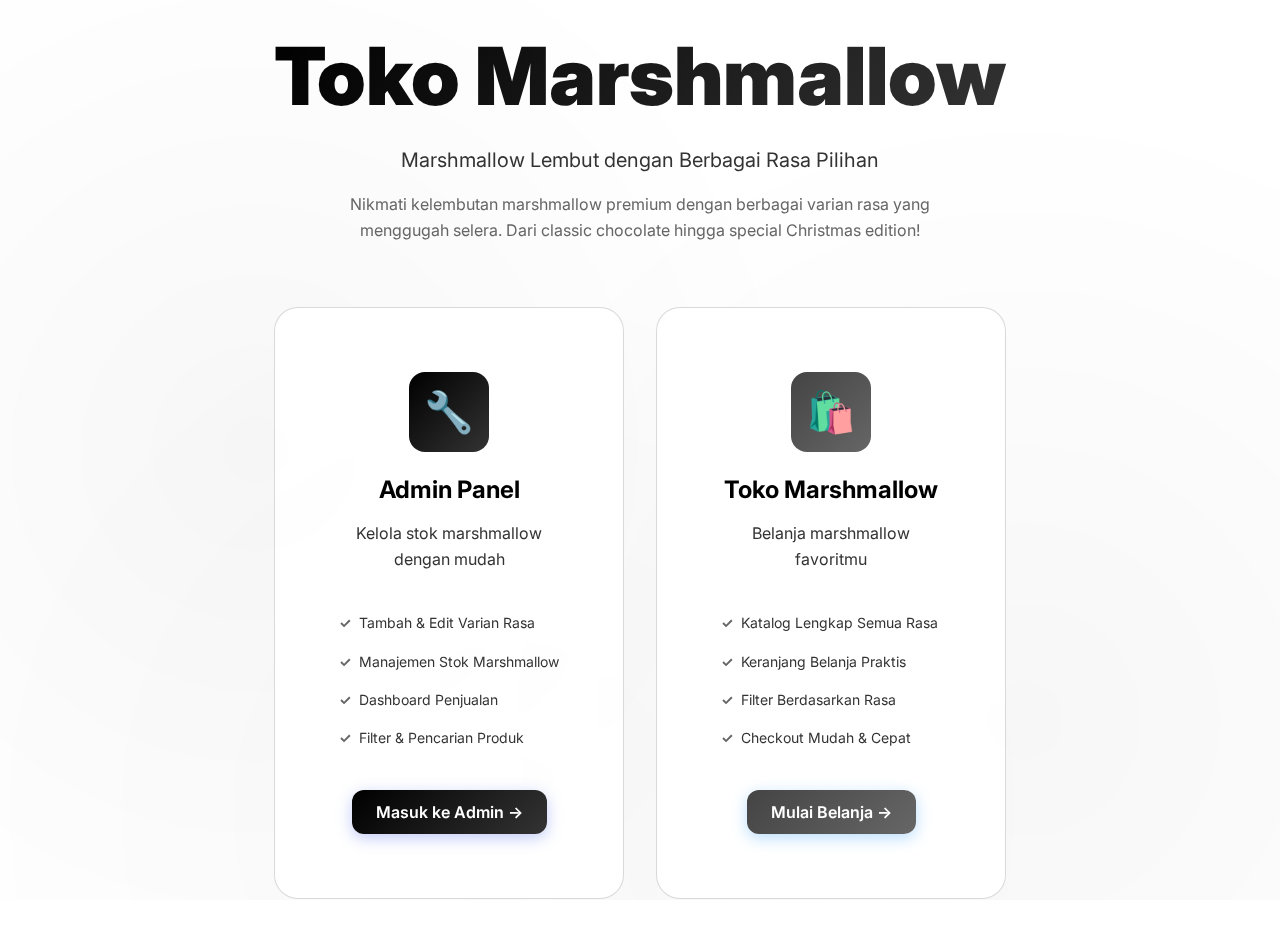
<file: index.html>
<!DOCTYPE html>
<html lang="id">

<head>
  <meta charset="UTF-8">
  <meta name="viewport" content="width=device-width, initial-scale=1.0">
  <meta name="description" content="Toko Marshmallow Online - Aneka rasa marshmallow lembut dan lezat">
  <title>Toko Marshmallow - Marshmallow Lembut & Lezat</title>
  <link rel="stylesheet" href="../css/main.css">
  <style>
    .landing-page {
      min-height: 100vh;
      display: flex;
      align-items: center;
      justify-content: center;
      padding: var(--spacing-lg);
    }

    .landing-content {
      text-align: center;
      max-width: 1000px;
    }

    .landing-hero {
      margin-bottom: var(--spacing-2xl);
    }

    .landing-title {
      font-size: clamp(2.5rem, 8vw, 5rem);
      font-weight: 900;
      background: var(--primary-gradient);
      -webkit-background-clip: text;
      -webkit-text-fill-color: transparent;
      background-clip: text;
      margin-bottom: var(--spacing-md);
      line-height: 1.1;
    }

    .landing-subtitle {
      font-size: var(--font-size-xl);
      color: var(--text-secondary);
      margin-bottom: var(--spacing-sm);
    }

    .landing-description {
      font-size: var(--font-size-base);
      color: var(--text-tertiary);
      max-width: 600px;
      margin: 0 auto var(--spacing-xl);
    }

    .portal-cards {
      display: grid;
      grid-template-columns: repeat(auto-fit, minmax(300px, 1fr));
      gap: var(--spacing-lg);
      margin-top: var(--spacing-2xl);
    }

    .portal-card {
      background: var(--glass-bg);
      backdrop-filter: blur(10px);
      border: 1px solid var(--glass-border);
      border-radius: var(--radius-xl);
      padding: var(--spacing-2xl);
      text-align: center;
      transition: all var(--transition-base);
      position: relative;
      overflow: hidden;
      text-decoration: none;
      color: inherit;
      display: block;
    }

    .portal-card::before {
      content: '';
      position: absolute;
      top: 0;
      left: 0;
      width: 100%;
      height: 4px;
      background: var(--primary-gradient);
      transform: scaleX(0);
      transition: transform var(--transition-base);
    }

    .portal-card:nth-child(2)::before {
      background: var(--success-gradient);
    }

    .portal-card:hover::before {
      transform: scaleX(1);
    }

    .portal-card:hover {
      transform: translateY(-12px);
      box-shadow: var(--shadow-xl);
      background: rgba(255, 255, 255, 0.12);
      border-color: var(--primary-color);
    }

    .portal-icon {
      width: 80px;
      height: 80px;
      margin: 0 auto var(--spacing-md);
      background: var(--primary-gradient);
      border-radius: var(--radius-lg);
      display: flex;
      align-items: center;
      justify-content: center;
      font-size: 2.5rem;
      animation: float 3s ease-in-out infinite;
    }

    .portal-card:nth-child(2) .portal-icon {
      background: var(--success-gradient);
      animation-delay: 0.5s;
    }

    @keyframes float {

      0%,
      100% {
        transform: translateY(0);
      }

      50% {
        transform: translateY(-10px);
      }
    }

    .portal-title {
      font-size: var(--font-size-2xl);
      font-weight: 700;
      margin-bottom: var(--spacing-sm);
    }

    .portal-desc {
      color: var(--text-secondary);
      margin-bottom: var(--spacing-lg);
    }

    .portal-features {
      list-style: none;
      text-align: left;
      margin-bottom: var(--spacing-lg);
    }

    .portal-features li {
      padding: var(--spacing-xs) 0;
      color: var(--text-secondary);
      font-size: var(--font-size-sm);
    }

    .portal-features li::before {
      content: '✓';
      color: var(--success-color);
      font-weight: 700;
      margin-right: var(--spacing-xs);
    }

    .feature-highlights {
      display: grid;
      grid-template-columns: repeat(auto-fit, minmax(200px, 1fr));
      gap: var(--spacing-md);
      margin-top: var(--spacing-2xl);
      padding-top: var(--spacing-2xl);
      border-top: 1px solid var(--glass-border);
    }

    .feature-item {
      text-align: center;
      padding: var(--spacing-md);
    }

    .feature-icon {
      font-size: 2rem;
      margin-bottom: var(--spacing-sm);
    }

    .feature-text {
      font-size: var(--font-size-sm);
      color: var(--text-secondary);
    }
  </style>
</head>

<body>
  <div class="landing-page">
    <div class="landing-content">
      <div class="landing-hero fade-in">
        <h1 class="landing-title">Toko Marshmallow</h1>
        <p class="landing-subtitle">Marshmallow Lembut dengan Berbagai Rasa Pilihan</p>
        <p class="landing-description">
          Nikmati kelembutan marshmallow premium dengan berbagai varian rasa yang menggugah selera.
          Dari classic chocolate hingga special Christmas edition!
        </p>
      </div>
      
      <div class="portal-cards">
        <a href="admin.html" class="portal-card fade-in">
          <div class="portal-icon">🔧</div>
          <h2 class="portal-title">Admin Panel</h2>
          <p class="portal-desc">Kelola stok marshmallow dengan mudah</p>
          <ul class="portal-features">
            <li>Tambah & Edit Varian Rasa</li>
            <li>Manajemen Stok Marshmallow</li>
            <li>Dashboard Penjualan</li>
            <li>Filter & Pencarian Produk</li>
          </ul>
          <button class="btn btn-primary">
            Masuk ke Admin →
          </button>
        </a>

        <a href="user.html" class="portal-card fade-in" style="animation-delay: 0.1s;">
          <div class="portal-icon">🛍️</div>
          <h2 class="portal-title">Toko Marshmallow</h2>
          <p class="portal-desc">Belanja marshmallow favoritmu</p>
          <ul class="portal-features">
            <li>Katalog Lengkap Semua Rasa</li>
            <li>Keranjang Belanja Praktis</li>
            <li>Filter Berdasarkan Rasa</li>
            <li>Checkout Mudah & Cepat</li>
          </ul>
          <button class="btn btn-success">
            Mulai Belanja →
          </button>
        </a>
      </div>
    </div>
  </div>
</body>

</html>
</file>
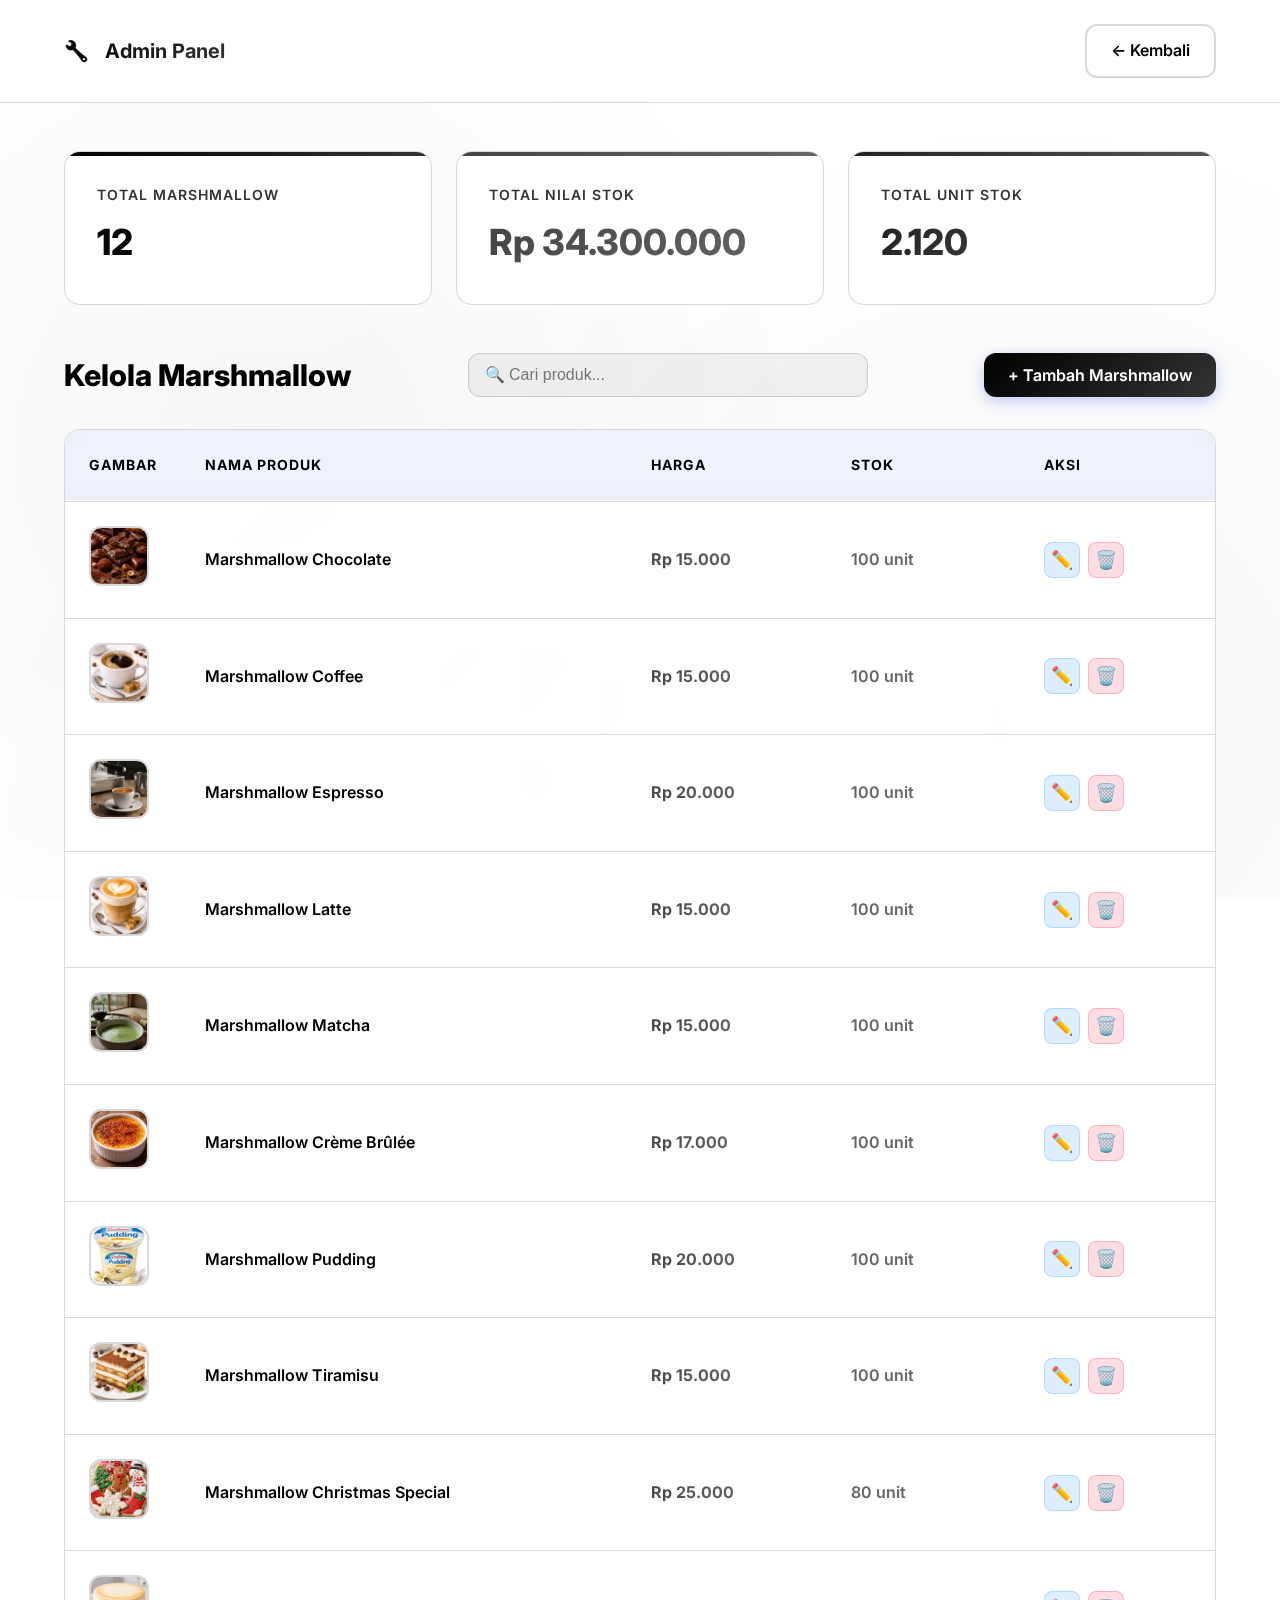
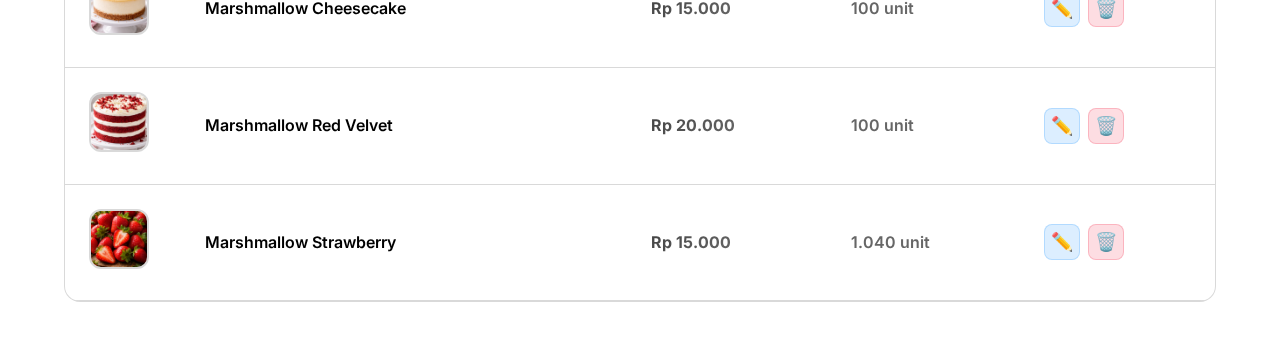
<file: admin.html>
<!DOCTYPE html>
<html lang="id">

<head>
    <meta charset="UTF-8">
    <meta name="viewport" content="width=device-width, initial-scale=1.0">
    <meta name="description" content="Admin Panel - Kelola stok marshmallow dengan mudah">
    <title>Admin Panel - Toko Marshmallow</title>
    <link rel="stylesheet" href="../css/main.css">
    <link rel="stylesheet" href="../css/admin.css">
</head>

<body>
    <!-- Header -->
    <header class="admin-header">
        <div class="container">
            <div class="admin-logo">
                <span>🔧</span>
                <span>Admin Panel</span>
            </div>
            <a href="index.html" class="btn btn-ghost">← Kembali</a>
        </div>
    </header>

    <main class="container">
        <!-- Dashboard Stats -->
        <div class="dashboard-stats fade-in">
            <div class="stat-card">
                <div class="stat-label">Total Marshmallow</div>
                <div class="stat-value" id="totalProducts">0</div>
            </div>
            <div class="stat-card">
                <div class="stat-label">Total Nilai Stok</div>
                <div class="stat-value" id="totalValue">Rp 0</div>
            </div>
            <div class="stat-card">
                <div class="stat-label">Total Unit Stok</div>
                <div class="stat-value" id="totalStock">0</div>
            </div>
        </div>

        <!-- Products Section -->
        <section class="products-section">
            <div class="section-header">
                <h2 class="section-title">Kelola Marshmallow</h2>
                <div class="search-bar">
                    <input type="text" id="searchInput" class="search-input" placeholder="🔍 Cari produk...">
                </div>
                <button class="btn btn-primary" id="addProductBtn">
                    + Tambah Marshmallow
                </button>
            </div>

            <div class="table-container fade-in">
                <table class="products-table" id="productsTable">
                    <thead>
                        <tr>
                            <th>Gambar</th>
                            <th>Nama Produk</th>
                            <th>Harga</th>
                            <th>Stok</th>
                            <th>Aksi</th>
                        </tr>
                    </thead>
                    <tbody id="productsTableBody">
                        <!-- Products will be inserted here -->
                    </tbody>
                </table>
            </div>
        </section>
    </main>

    <!-- Product Modal -->
    <div class="modal-overlay" id="productModal">
        <div class="modal">
            <div class="modal-header">
                <h3 class="modal-title" id="modalTitle">Tambah Produk</h3>
                <button class="modal-close" id="closeModal">&times;</button>
            </div>
            <div class="modal-body">
                <form id="productForm">
                    <input type="hidden" id="productId">

                    <div class="form-group">
                        <label class="form-label" for="productName">Nama Marshmallow *</label>
                        <input type="text" id="productName" class="form-input"
                            placeholder="Contoh: Marshmallow Chocolate" required>
                    </div>

                    <div class="form-group">
                        <label class="form-label" for="productPrice">Harga (Rp) *</label>
                        <input type="number" id="productPrice" class="form-input" placeholder="50000" min="0" required>
                    </div>

                    <div class="form-group">
                        <label class="form-label" for="productStock">Stok *</label>
                        <input type="number" id="productStock" class="form-input" placeholder="100" min="0" required>
                    </div>

                    <div class="form-group">
                        <label class="form-label" for="productDescription">Deskripsi *</label>
                        <textarea id="productDescription" class="form-textarea"
                            placeholder="Deskripsi marshmallow yang menarik..." required></textarea>
                    </div>

                    <div class="form-group">
                        <label class="form-label" for="productImage">URL Gambar</label>
                        <input type="url" id="productImage" class="form-input"
                            placeholder="https://example.com/image.jpg">
                        <small style="color: var(--text-tertiary); font-size: var(--font-size-xs);">
                            Kosongkan untuk menggunakan gambar default
                        </small>
                    </div>
                </form>
            </div>
            <div class="modal-footer">
                <button type="button" class="btn btn-ghost" id="cancelBtn">Batal</button>
                <button type="submit" form="productForm" class="btn btn-primary" id="saveBtn">
                    Simpan
                </button>
            </div>
        </div>
    </div>

    <!-- Delete Confirmation Modal -->
    <div class="modal-overlay" id="deleteModal">
        <div class="modal" style="max-width: 400px;">
            <div class="modal-header">
                <h3 class="modal-title">Konfirmasi Hapus</h3>
                <button class="modal-close" id="closeDeleteModal">&times;</button>
            </div>
            <div class="modal-body">
                <p>Apakah Anda yakin ingin menghapus produk <strong id="deleteProductName"></strong>?</p>
                <p style="color: var(--accent-color); font-size: var(--font-size-sm);">
                    ⚠️ Tindakan ini tidak dapat dibatalkan.
                </p>
            </div>
            <div class="modal-footer">
                <button class="btn btn-ghost" id="cancelDeleteBtn">Batal</button>
                <button class="btn btn-danger" id="confirmDeleteBtn">Hapus</button>
            </div>
        </div>
    </div>
    <script src="../js/data.js"></script>
    <script src="../js/admin.js"></script>
</body>

</html>
</file>
<file: css/main.css>
/* ===================================
  UMKM Sales App - Main Design System
   =================================== */

@import url('https://fonts.googleapis.com/css2?family=Inter:wght@300;400;500;600;700;800&display=swap');

/* ===================================
  CSS Custom Properties
   =================================== */

:root {
  /* Color Palette - Black & White Theme */
  --primary-gradient: linear-gradient(135deg, #000000 0%, #333333 100%);
  --secondary-gradient: linear-gradient(135deg, #666666 0%, #999999 100%);
  --success-gradient: linear-gradient(135deg, #444444 0%, #666666 100%);
  --accent-gradient: linear-gradient(135deg, #222222 0%, #555555 100%);

  --primary-color: #000000;
  --primary-dark: #000000;
  --secondary-color: #333333;
  --accent-color: #555555;
  --success-color: #666666;

  /* Neutral Colors - Black & White */
  --bg-primary: #FFFFFF;
  --bg-secondary: #F5F5F5;
  --bg-tertiary: #E0E0E0;
  --surface: rgba(0, 0, 0, 0.05);
  --surface-hover: rgba(0, 0, 0, 0.1);

  /* Text Colors */
  --text-primary: #000000;
  --text-secondary: #333333;
  --text-tertiary: #666666;

  /* Glassmorphism */
  --glass-bg: rgba(255, 255, 255, 0.9);
  --glass-border: rgba(0, 0, 0, 0.15);
  --glass-shadow: 0 8px 32px 0 rgba(0, 0, 0, 0.1);

  /* Shadows */
  --shadow-sm: 0 2px 8px rgba(0, 0, 0, 0.08);
  --shadow-md: 0 4px 16px rgba(0, 0, 0, 0.12);
  --shadow-lg: 0 8px 32px rgba(0, 0, 0, 0.15);
  --shadow-xl: 0 16px 48px rgba(0, 0, 0, 0.2);

  /* Spacing */
  --spacing-xs: 0.5rem;
  --spacing-sm: 1rem;
  --spacing-md: 1.5rem;
  --spacing-lg: 2rem;
  --spacing-xl: 3rem;
  --spacing-2xl: 4rem;

  /* Border Radius */
  --radius-sm: 8px;
  --radius-md: 12px;
  --radius-lg: 16px;
  --radius-xl: 24px;
  --radius-full: 9999px;

  /* Transitions */
  --transition-fast: 150ms cubic-bezier(0.4, 0, 0.2, 1);
  --transition-base: 250ms cubic-bezier(0.4, 0, 0.2, 1);
  --transition-slow: 350ms cubic-bezier(0.4, 0, 0.2, 1);

  /* Typography */
  --font-family: 'Inter', -apple-system, BlinkMacSystemFont, 'Segoe UI', sans-serif;
  --font-size-xs: 0.75rem;
  --font-size-sm: 0.875rem;
  --font-size-base: 1rem;
  --font-size-lg: 1.125rem;
  --font-size-xl: 1.25rem;
  --font-size-2xl: 1.5rem;
  --font-size-3xl: 1.875rem;
  --font-size-4xl: 2.25rem;
  --font-size-5xl: 3rem;
}

/* ===================================
   Reset & Base Styles
   =================================== */

* {
  margin: 0;
  padding: 0;
  box-sizing: border-box;
}

html {
  font-size: 16px;
  scroll-behavior: smooth;
}

body {
  font-family: var(--font-family);
  background: var(--bg-primary);
  color: var(--text-primary);
  line-height: 1.6;
  overflow-x: hidden;
  min-height: 100vh;
  position: relative;
}

/* Animated Background */
body::before {
  content: '';
  position: fixed;
  top: 0;
  left: 0;
  width: 100%;
  height: 100%;
  background:
    radial-gradient(circle at 20% 50%, rgba(0, 0, 0, 0.03) 0%, transparent 50%),
    radial-gradient(circle at 80% 80%, rgba(0, 0, 0, 0.03) 0%, transparent 50%),
    radial-gradient(circle at 40% 90%, rgba(0, 0, 0, 0.02) 0%, transparent 50%);
  z-index: -1;
  animation: bgPulse 20s ease-in-out infinite;
}

@keyframes bgPulse {

  0%,
  100% {
    opacity: 1;
  }

  50% {
    opacity: 0.8;
  }
}

/* ===================================
   Typography
   =================================== */

h1,
h2,
h3,
h4,
h5,
h6 {
  font-weight: 700;
  line-height: 1.2;
  margin-bottom: var(--spacing-sm);
}

h1 {
  font-size: var(--font-size-5xl);
}

h2 {
  font-size: var(--font-size-4xl);
}

h3 {
  font-size: var(--font-size-3xl);
}

h4 {
  font-size: var(--font-size-2xl);
}

h5 {
  font-size: var(--font-size-xl);
}

h6 {
  font-size: var(--font-size-lg);
}

p {
  margin-bottom: var(--spacing-sm);
  color: var(--text-secondary);
}

/* ===================================
   Utility Classes
   =================================== */

.container {
  max-width: 1200px;
  margin: 0 auto;
  padding: 0 var(--spacing-md);
}

.container-fluid {
  width: 100%;
  padding: 0 var(--spacing-md);
}

/* Glassmorphism Card */
.glass-card {
  background: var(--glass-bg);
  backdrop-filter: blur(10px);
  -webkit-backdrop-filter: blur(10px);
  border: 1px solid var(--glass-border);
  border-radius: var(--radius-lg);
  box-shadow: var(--glass-shadow);
  transition: all var(--transition-base);
}

.glass-card:hover {
  background: rgba(255, 255, 255, 0.12);
  transform: translateY(-4px);
  box-shadow: var(--shadow-xl);
}

/* Buttons */
.btn {
  display: inline-flex;
  align-items: center;
  justify-content: center;
  gap: var(--spacing-xs);
  padding: 0.75rem 1.5rem;
  font-size: var(--font-size-base);
  font-weight: 600;
  font-family: var(--font-family);
  border: none;
  border-radius: var(--radius-md);
  cursor: pointer;
  transition: all var(--transition-base);
  text-decoration: none;
  position: relative;
  overflow: hidden;
}

.btn::before {
  content: '';
  position: absolute;
  top: 50%;
  left: 50%;
  width: 0;
  height: 0;
  border-radius: 50%;
  background: rgba(255, 255, 255, 0.2);
  transform: translate(-50%, -50%);
  transition: width var(--transition-slow), height var(--transition-slow);
}

.btn:hover::before {
  width: 300px;
  height: 300px;
}

.btn-primary {
  background: var(--primary-gradient);
  color: white;
  box-shadow: 0 4px 15px rgba(102, 126, 234, 0.4);
}

.btn-primary:hover {
  transform: translateY(-2px);
  box-shadow: 0 6px 20px rgba(102, 126, 234, 0.6);
}

.btn-secondary {
  background: var(--secondary-gradient);
  color: white;
  box-shadow: 0 4px 15px rgba(118, 75, 162, 0.4);
}

.btn-secondary:hover {
  transform: translateY(-2px);
  box-shadow: 0 6px 20px rgba(118, 75, 162, 0.6);
}

.btn-success {
  background: var(--success-gradient);
  color: white;
  box-shadow: 0 4px 15px rgba(79, 172, 254, 0.4);
}

.btn-success:hover {
  transform: translateY(-2px);
  box-shadow: 0 6px 20px rgba(79, 172, 254, 0.6);
}

.btn-danger {
  background: linear-gradient(135deg, #f5576c 0%, #f093fb 100%);
  color: white;
  box-shadow: 0 4px 15px rgba(245, 87, 108, 0.4);
}

.btn-danger:hover {
  transform: translateY(-2px);
  box-shadow: 0 6px 20px rgba(245, 87, 108, 0.6);
}

.btn-ghost {
  background: transparent;
  color: var(--text-primary);
  border: 2px solid var(--glass-border);
}

.btn-ghost:hover {
  background: var(--surface-hover);
  border-color: var(--primary-color);
}

.btn:disabled {
  opacity: 0.5;
  cursor: not-allowed;
  transform: none !important;
}

/* Form Elements */
.form-group {
  margin-bottom: var(--spacing-md);
}

.form-label {
  display: block;
  margin-bottom: var(--spacing-xs);
  font-weight: 600;
  font-size: var(--font-size-sm);
  color: var(--text-primary);
}

.form-input,
.form-select,
.form-textarea {
  width: 100%;
  padding: 0.875rem 1rem;
  font-size: var(--font-size-base);
  font-family: var(--font-family);
  color: var(--text-primary);
  background: var(--surface);
  border: 1px solid var(--glass-border);
  border-radius: var(--radius-md);
  transition: all var(--transition-base);
}

.form-input:focus,
.form-select:focus,
.form-textarea:focus {
  outline: none;
  border-color: var(--primary-color);
  background: rgba(255, 255, 255, 0.08);
  box-shadow: 0 0 0 3px rgba(102, 126, 234, 0.1);
}

.form-textarea {
  resize: vertical;
  min-height: 100px;
}

/* Modal */
.modal-overlay {
  position: fixed;
  top: 0;
  left: 0;
  width: 100%;
  height: 100%;
  background: rgba(0, 0, 0, 0.7);
  backdrop-filter: blur(4px);
  display: flex;
  align-items: center;
  justify-content: center;
  z-index: 1000;
  opacity: 0;
  pointer-events: none;
  transition: opacity var(--transition-base);
}

.modal-overlay.active {
  opacity: 1;
  pointer-events: all;
}

.modal {
  background: var(--bg-secondary);
  border: 1px solid var(--glass-border);
  border-radius: var(--radius-lg);
  padding: var(--spacing-lg);
  max-width: 600px;
  width: 90%;
  max-height: 90vh;
  overflow-y: auto;
  box-shadow: var(--shadow-xl);
  transform: scale(0.9);
  transition: transform var(--transition-base);
}

.modal-overlay.active .modal {
  transform: scale(1);
  animation: modalSlideIn var(--transition-slow);
}

@keyframes modalSlideIn {
  from {
    transform: scale(0.9) translateY(20px);
    opacity: 0;
  }

  to {
    transform: scale(1) translateY(0);
    opacity: 1;
  }
}

.modal-header {
  display: flex;
  align-items: center;
  justify-content: space-between;
  margin-bottom: var(--spacing-lg);
  padding-bottom: var(--spacing-md);
  border-bottom: 1px solid var(--glass-border);
}

.modal-title {
  font-size: var(--font-size-2xl);
  font-weight: 700;
  margin: 0;
}

.modal-close {
  background: transparent;
  border: none;
  color: var(--text-secondary);
  font-size: var(--font-size-2xl);
  cursor: pointer;
  padding: 0;
  width: 32px;
  height: 32px;
  display: flex;
  align-items: center;
  justify-content: center;
  border-radius: var(--radius-sm);
  transition: all var(--transition-fast);
}

.modal-close:hover {
  background: var(--surface-hover);
  color: var(--text-primary);
}

.modal-body {
  margin-bottom: var(--spacing-lg);
}

.modal-footer {
  display: flex;
  gap: var(--spacing-sm);
  justify-content: flex-end;
  padding-top: var(--spacing-md);
  border-top: 1px solid var(--glass-border);
}

/* Badges */
.badge {
  display: inline-block;
  padding: 0.25rem 0.75rem;
  font-size: var(--font-size-xs);
  font-weight: 600;
  border-radius: var(--radius-full);
  text-transform: uppercase;
  letter-spacing: 0.5px;
}

.badge-primary {
  background: var(--primary-gradient);
  color: white;
}

.badge-success {
  background: var(--success-gradient);
  color: white;
}

.badge-danger {
  background: var(--secondary-gradient);
  color: white;
}

.badge-warning {
  background: var(--accent-gradient);
  color: white;
}

/* Loading Spinner */
.spinner {
  width: 40px;
  height: 40px;
  border: 4px solid var(--surface);
  border-top: 4px solid var(--primary-color);
  border-radius: 50%;
  animation: spin 1s linear infinite;
}

@keyframes spin {
  0% {
    transform: rotate(0deg);
  }

  100% {
    transform: rotate(360deg);
  }
}

/* Animations */
@keyframes fadeIn {
  from {
    opacity: 0;
    transform: translateY(20px);
  }

  to {
    opacity: 1;
    transform: translateY(0);
  }
}

.fade-in {
  animation: fadeIn var(--transition-slow) ease-out;
}

@keyframes slideInRight {
  from {
    transform: translateX(100%);
  }

  to {
    transform: translateX(0);
  }
}

.slide-in-right {
  animation: slideInRight var(--transition-slow) ease-out;
}

/* Responsive Design */
@media (max-width: 768px) {
  :root {
    --font-size-5xl: 2rem;
    --font-size-4xl: 1.75rem;
    --font-size-3xl: 1.5rem;
  }

  .container {
    padding: 0 var(--spacing-sm);
  }

  .modal {
    width: 95%;
    padding: var(--spacing-md);
  }

  .btn {
    padding: 0.625rem 1.25rem;
    font-size: var(--font-size-sm);
  }
}

/* Custom Scrollbar */
::-webkit-scrollbar {
  width: 10px;
  height: 10px;
}

::-webkit-scrollbar-track {
  background: var(--bg-secondary);
}

::-webkit-scrollbar-thumb {
  background: var(--surface-hover);
  border-radius: var(--radius-full);
}

::-webkit-scrollbar-thumb:hover {
  background: var(--primary-color);
}
</file>
<file: css/admin.css>
/* Header */
.admin-header {
    background: var(--glass-bg);
    backdrop-filter: blur(10px);
    border-bottom: 1px solid var(--glass-border);
    padding: var(--spacing-md) 0;
    position: sticky;
    top: 0;
    z-index: 100;
}
.admin-header .container {
    display: flex;
    align-items: center;
    justify-content: space-between;
}

.admin-logo {
    display: flex;
    align-items: center;
    gap: var(--spacing-sm);
    font-size: var(--font-size-xl);
    font-weight: 700;
    background: var(--primary-gradient);
    -webkit-background-clip: text;
    -webkit-text-fill-color: transparent;
    background-clip: text;
}

.admin-logo svg {
    width: 32px;
    height: 32px;
}

/* Dashboard Stats */
.dashboard-stats {
    display: grid;
    grid-template-columns: repeat(auto-fit, minmax(250px, 1fr));
    gap: var(--spacing-md);
    margin: var(--spacing-xl) 0;
}

.stat-card {
    background: var(--glass-bg);
    backdrop-filter: blur(10px);
    border: 1px solid var(--glass-border);
    border-radius: var(--radius-lg);
    padding: var(--spacing-lg);
    position: relative;
    overflow: hidden;
    transition: all var(--transition-base);
}

.stat-card::before {
    content: '';
    position: absolute;
    top: 0;
    left: 0;
    width: 100%;
    height: 4px;
    background: var(--primary-gradient);
}

.stat-card:nth-child(2)::before {
    background: var(--success-gradient);
}

.stat-card:nth-child(3)::before {
    background: var(--accent-gradient);
}

.stat-card:hover {
    transform: translateY(-4px);
    box-shadow: var(--shadow-xl);
    background: rgba(255, 255, 255, 0.1);
}

.stat-label {
    font-size: var(--font-size-sm);
    color: var(--text-secondary);
    text-transform: uppercase;
    letter-spacing: 1px;
    font-weight: 600;
    margin-bottom: var(--spacing-xs);
}

.stat-value {
    font-size: var(--font-size-4xl);
    font-weight: 800;
    background: var(--primary-gradient);
    -webkit-background-clip: text;
    -webkit-text-fill-color: transparent;
    background-clip: text;
}

.stat-card:nth-child(2) .stat-value {
    background: var(--success-gradient);
    -webkit-background-clip: text;
    -webkit-text-fill-color: transparent;
    background-clip: text;
}

.stat-card:nth-child(3) .stat-value {
    background: var(--accent-gradient);
    -webkit-background-clip: text;
    -webkit-text-fill-color: transparent;
    background-clip: text;
}

/* Products Section */
.products-section {
    margin: var(--spacing-xl) 0;
}

.section-header {
    display: flex;
    align-items: center;
    justify-content: space-between;
    margin-bottom: var(--spacing-lg);
    flex-wrap: wrap;
    gap: var(--spacing-md);
}

.section-title {
    font-size: var(--font-size-3xl);
    font-weight: 800;
    margin: 0;
}

.search-bar {
    display: flex;
    gap: var(--spacing-sm);
    flex: 1;
    max-width: 400px;
}

.search-input {
    flex: 1;
    padding: 0.75rem 1rem;
    background: var(--surface);
    border: 1px solid var(--glass-border);
    border-radius: var(--radius-md);
    color: var(--text-primary);
    font-size: var(--font-size-base);
    transition: all var(--transition-base);
}

.search-input:focus {
    outline: none;
    border-color: var(--primary-color);
    box-shadow: 0 0 0 3px rgba(102, 126, 234, 0.1);
}

/* Products Table */
.table-container {
    background: var(--glass-bg);
    backdrop-filter: blur(10px);
    border: 1px solid var(--glass-border);
    border-radius: var(--radius-lg);
    overflow: hidden;
}

.products-table {
    width: 100%;
    border-collapse: collapse;
}

.products-table thead {
    background: rgba(102, 126, 234, 0.1);
    backdrop-filter: blur(10px);
}

.products-table th {
    padding: var(--spacing-md);
    text-align: left;
    font-weight: 700;
    font-size: var(--font-size-sm);
    text-transform: uppercase;
    letter-spacing: 1px;
    color: var(--text-primary);
    border-bottom: 2px solid var(--glass-border);
}

.products-table td {
    padding: var(--spacing-md);
    border-bottom: 1px solid var(--glass-border);
    color: var(--text-secondary);
    transition: all var(--transition-fast);
}

.products-table tbody tr {
    transition: all var(--transition-base);
}

.products-table tbody tr:hover {
    background: rgba(255, 255, 255, 0.05);
}

.products-table tbody tr:hover td {
    color: var(--text-primary);
}

.product-image-cell {
    width: 80px;
}

.product-thumbnail {
    width: 60px;
    height: 60px;
    object-fit: cover;
    border-radius: var(--radius-md);
    border: 2px solid var(--glass-border);
}

.product-name {
    font-weight: 600;
    color: var(--text-primary);
}

.product-price {
    font-weight: 700;
    background: var(--success-gradient);
    -webkit-background-clip: text;
    -webkit-text-fill-color: transparent;
    background-clip: text;
}

.product-stock {
    font-weight: 600;
}

.stock-low {
    color: var(--accent-color);
}

.stock-ok {
    color: var(--success-color);
}

.product-actions {
    display: flex;
    gap: var(--spacing-xs);
}

.btn-icon {
    padding: 0.5rem;
    width: 36px;
    height: 36px;
    display: flex;
    align-items: center;
    justify-content: center;
    border: none;
    border-radius: var(--radius-sm);
    cursor: pointer;
    transition: all var(--transition-base);
    font-size: var(--font-size-lg);
}

.btn-edit {
    background: rgba(79, 172, 254, 0.2);
    color: var(--success-color);
    border: 1px solid rgba(79, 172, 254, 0.3);
}

.btn-edit:hover {
    background: rgba(79, 172, 254, 0.3);
    transform: scale(1.1);
}

.btn-delete {
    background: rgba(245, 87, 108, 0.2);
    color: var(--accent-color);
    border: 1px solid rgba(245, 87, 108, 0.3);
}

.btn-delete:hover {
    background: rgba(245, 87, 108, 0.3);
    transform: scale(1.1);
}

/* Empty State */
.empty-state {
    text-align: center;
    padding: var(--spacing-2xl) var(--spacing-md);
    color: var(--text-secondary);
}

.empty-state-icon {
    font-size: 4rem;
    margin-bottom: var(--spacing-md);
    opacity: 0.3;
}

.empty-state-title {
    font-size: var(--font-size-xl);
    font-weight: 700;
    color: var(--text-primary);
    margin-bottom: var(--spacing-sm);
}

.empty-state-text {
    margin-bottom: var(--spacing-lg);
}



/* Responsive Table */
@media (max-width: 992px) {
    .table-container {
        overflow-x: auto;
    }

    .products-table {
        min-width: 800px;
    }
}

@media (max-width: 768px) {
    .section-header {
        flex-direction: column;
        align-items: stretch;
    }

    .search-bar {
        max-width: 100%;
    }

    .dashboard-stats {
        grid-template-columns: 1fr;
    }
}
</file>
